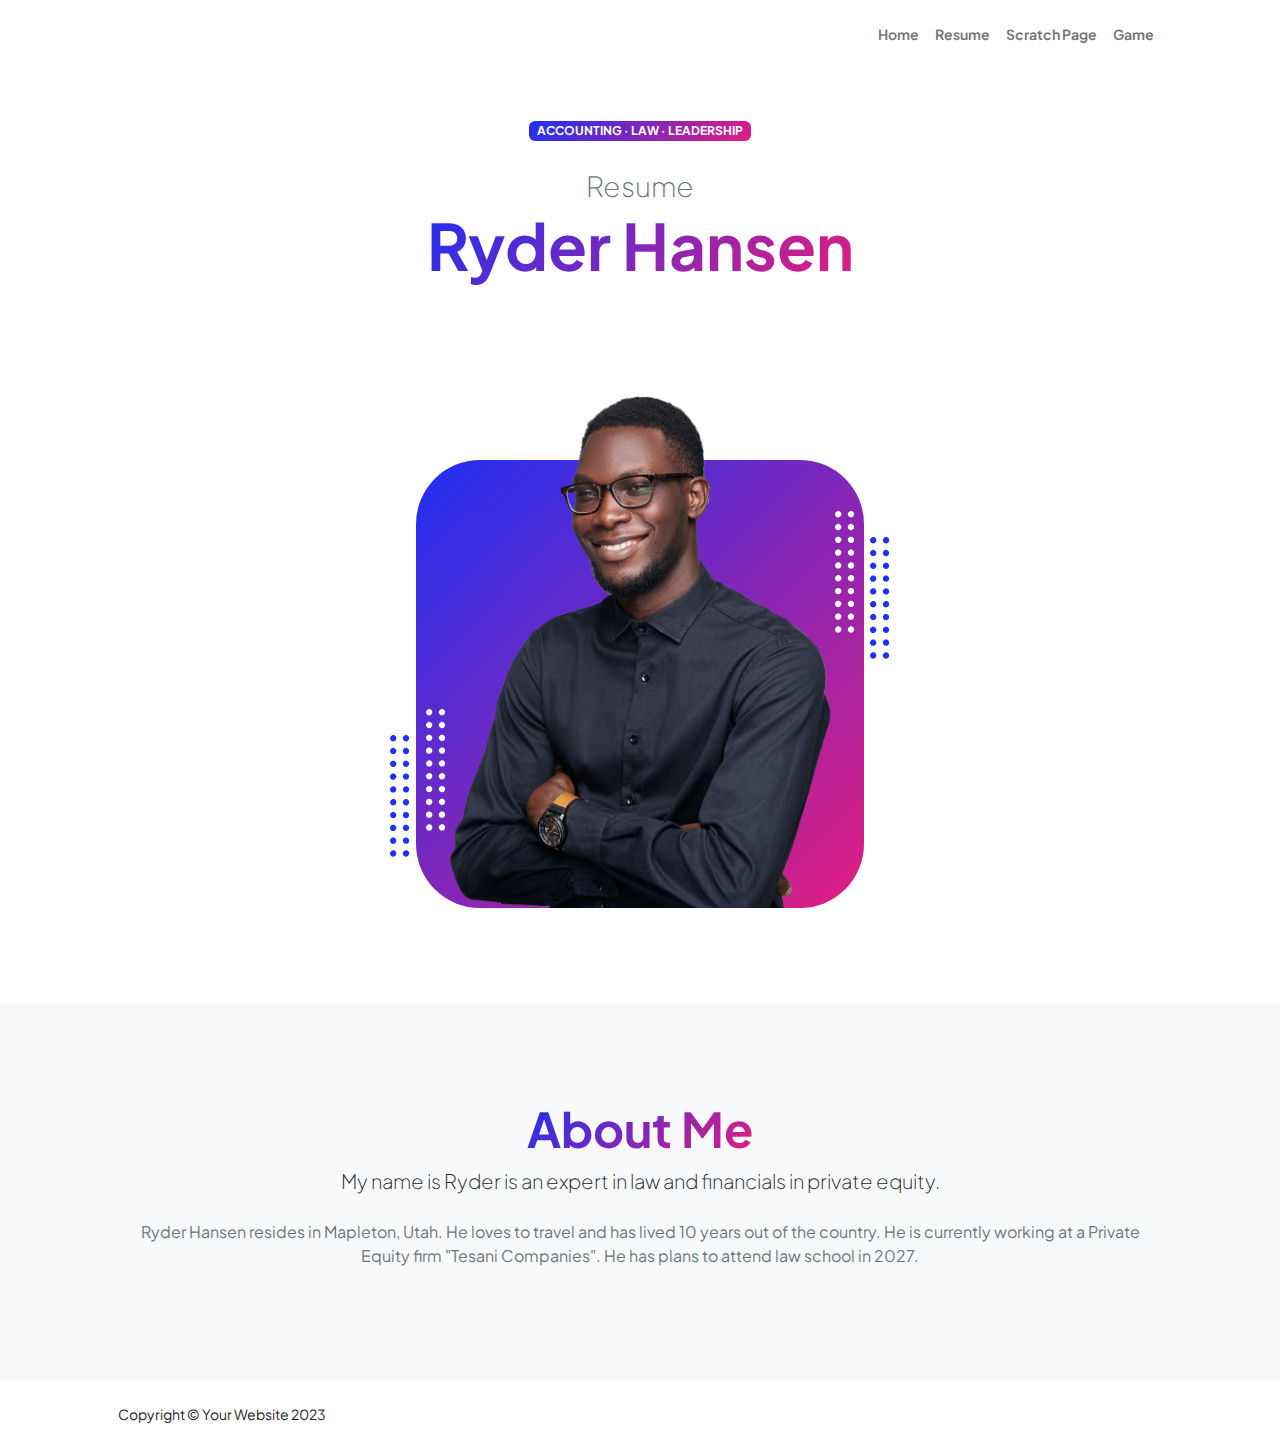
<file: index.html>
<!DOCTYPE html>
<html lang="en">
    <head>
        <meta charset="utf-8" />
        <meta name="viewport" content="width=device-width, initial-scale=1, shrink-to-fit=no" />
        <meta name="description" content="" />
        <meta name="author" content="" />
        <title>Personal - Start Boostrap Theme</title>
        <!-- Favicon-->
        <link rel="icon" type="image/x-icon" href="assets/favicon.ico" />
        <!-- Custom Google font-->
        <link rel="preconnect" href="https://fonts.googleapis.com" />
        <link rel="preconnect" href="https://fonts.gstatic.com" crossorigin />
        <link href="https://fonts.googleapis.com/css2?family=Plus+Jakarta+Sans:wght@100;200;300;400;500;600;700;800;900&amp;display=swap" rel="stylesheet" />
        <!-- Bootstrap icons-->
        <link href="https://cdn.jsdelivr.net/npm/bootstrap-icons@1.8.1/font/bootstrap-icons.css" rel="stylesheet" />
        <!-- Core theme CSS (includes Bootstrap)-->
        <link href="css/styles.css" rel="stylesheet" />
    </head>
    <body class="d-flex flex-column h-100">
        <main class="flex-shrink-0">
            <!-- Navigation-->
            <nav class="navbar navbar-expand-lg navbar-light bg-white py-3">
                <div class="container px-5">
        
                    <button class="navbar-toggler" type="button" data-bs-toggle="collapse" data-bs-target="#navbarSupportedContent" aria-controls="navbarSupportedContent" aria-expanded="false" aria-label="Toggle navigation"><span class="navbar-toggler-icon"></span></button>
                    <div class="collapse navbar-collapse" id="navbarSupportedContent">
                        <ul class="navbar-nav ms-auto mb-2 mb-lg-0 small fw-bolder">
                            <li class="nav-item"><a class="nav-link" href="index.html">Home</a></li>
                            <li class="nav-item"><a class="nav-link" href="resume.html">Resume</a></li>
                            <li class="nav-item"><a class="nav-link" href="projects.html">Scratch Page</a></li>
                            <li class="nav-item"><a class="nav-link" href="contact.html">Game</a></li>
                        </ul>
                    </div>
                </div>
            </nav>
            <!-- Header-->
            <header class="py-5">
                <div class="container px-5 pb-5">
                    <div class="row gx-5 align-items-center">
                        <div class="col-xxl-5">
                            <!-- Header text content-->
                            <div class="text-center text-xxl-start">
                                <div class="badge bg-gradient-primary-to-secondary text-white mb-4"><div class="text-uppercase">Accounting &middot; Law &middot; Leadership</div></div>
                                <div class="fs-3 fw-light text-muted">Resume</div>
                                <h1 class="display-3 fw-bolder mb-5"><span class="text-gradient d-inline">Ryder Hansen</span></h1>
                                <div class="d-grid gap-3 d-sm-flex justify-content-sm-center justify-content-xxl-start mb-3">
                               
                                </div>
                            </div>
                        </div>
                        <div class="col-xxl-7">
                            <!-- Header profile picture-->
                            <div class="d-flex justify-content-center mt-5 mt-xxl-0">
                                <div class="profile bg-gradient-primary-to-secondary">
                                    <!-- TIP: For best results, use a photo with a transparent background like the demo example below-->
                                    <!-- Watch a tutorial on how to do this on YouTube (link)-->
                                    <img class="profile-img" src="assets/profile.png" alt="..." />
                                    <div class="dots-1">
                                        <!-- SVG Dots-->
                                        <svg version="1.1" xmlns="http://www.w3.org/2000/svg" xmlns:xlink="http://www.w3.org/1999/xlink" x="0px" y="0px" viewBox="0 0 191.6 1215.4" style="enable-background: new 0 0 191.6 1215.4" xml:space="preserve">
                                            <g transform="translate(0.000000,1280.000000) scale(0.100000,-0.100000)">
                                                <path d="M227.7,12788.6c-105-35-200-141-222-248c-43-206,163-412,369-369c155,32,275,190,260,339c-11,105-90,213-190,262        C383.7,12801.6,289.7,12808.6,227.7,12788.6z"></path>
                                                <path d="M1507.7,12788.6c-151-50-253-216-222-362c25-119,136-230,254-255c194-41,395,142,375,339c-11,105-90,213-190,262        C1663.7,12801.6,1569.7,12808.6,1507.7,12788.6z"></path>
                                                <path d="M227.7,11508.6c-105-35-200-141-222-248c-43-206,163-412,369-369c155,32,275,190,260,339c-11,105-90,213-190,262        C383.7,11521.6,289.7,11528.6,227.7,11508.6z"></path>
                                                <path d="M1507.7,11508.6c-151-50-253-216-222-362c25-119,136-230,254-255c194-41,395,142,375,339c-11,105-90,213-190,262        C1663.7,11521.6,1569.7,11528.6,1507.7,11508.6z"></path>
                                                <path d="M227.7,10228.6c-105-35-200-141-222-248c-43-206,163-412,369-369c155,32,275,190,260,339c-11,105-90,213-190,262        C383.7,10241.6,289.7,10248.6,227.7,10228.6z"></path>
                                                <path d="M1507.7,10228.6c-105-35-200-141-222-248c-43-206,163-412,369-369c155,32,275,190,260,339c-11,105-90,213-190,262        C1663.7,10241.6,1569.7,10248.6,1507.7,10228.6z"></path>
                                                <path d="M227.7,8948.6c-105-35-200-141-222-248c-43-206,163-412,369-369c155,32,275,190,260,339c-11,105-90,213-190,262        C383.7,8961.6,289.7,8968.6,227.7,8948.6z"></path>
                                                <path d="M1507.7,8948.6c-105-35-200-141-222-248c-43-206,163-412,369-369c155,32,275,190,260,339c-11,105-90,213-190,262        C1663.7,8961.6,1569.7,8968.6,1507.7,8948.6z"></path>
                                                <path d="M227.7,7668.6c-105-35-200-141-222-248c-43-206,163-412,369-369c155,32,275,190,260,339c-11,105-90,213-190,262        C383.7,7681.6,289.7,7688.6,227.7,7668.6z"></path>
                                                <path d="M1507.7,7668.6c-105-35-200-141-222-248c-43-206,163-412,369-369c155,32,275,190,260,339c-11,105-90,213-190,262        C1663.7,7681.6,1569.7,7688.6,1507.7,7668.6z"></path>
                                                <path d="M227.7,6388.6c-105-35-200-141-222-248c-43-206,163-412,369-369c155,32,275,190,260,339c-11,105-90,213-190,262        C383.7,6401.6,289.7,6408.6,227.7,6388.6z"></path>
                                                <path d="M1507.7,6388.6c-105-35-200-141-222-248c-43-206,163-412,369-369c155,32,275,190,260,339c-11,105-90,213-190,262        C1663.7,6401.6,1569.7,6408.6,1507.7,6388.6z"></path>
                                                <path d="M227.7,5108.6c-105-35-200-141-222-248c-43-206,163-412,369-369c155,32,275,190,260,339c-11,105-90,213-190,262        C383.7,5121.6,289.7,5128.6,227.7,5108.6z"></path>
                                                <path d="M1507.7,5108.6c-105-35-200-141-222-248c-43-206,163-412,369-369c155,32,275,190,260,339c-11,105-90,213-190,262        C1663.7,5121.6,1569.7,5128.6,1507.7,5108.6z"></path>
                                                <path d="M227.7,3828.6c-105-35-200-141-222-248c-43-206,163-412,369-369c155,32,275,190,260,339c-11,105-90,213-190,262        C383.7,3841.6,289.7,3848.6,227.7,3828.6z"></path>
                                                <path d="M1507.7,3828.6c-105-35-200-141-222-248c-43-206,163-412,369-369c155,32,275,190,260,339c-11,105-90,213-190,262        C1663.7,3841.6,1569.7,3848.6,1507.7,3828.6z"></path>
                                                <path d="M227.7,2548.6c-105-35-200-141-222-248c-43-206,163-412,369-369c155,32,275,190,260,339c-11,105-90,213-190,262        C383.7,2561.6,289.7,2568.6,227.7,2548.6z"></path>
                                                <path d="M1507.7,2548.6c-105-35-200-141-222-248c-43-206,163-412,369-369c155,32,275,190,260,339c-11,105-90,213-190,262        C1663.7,2561.6,1569.7,2568.6,1507.7,2548.6z"></path>
                                                <path d="M227.7,1268.6c-105-35-200-141-222-248c-43-206,163-412,369-369c155,32,275,190,260,339c-11,105-90,213-190,262        C383.7,1281.6,289.7,1288.6,227.7,1268.6z"></path>
                                                <path d="M1507.7,1268.6c-105-35-200-141-222-248c-43-206,163-412,369-369c155,32,275,190,260,339c-11,105-90,213-190,262        C1663.7,1281.6,1569.7,1288.6,1507.7,1268.6z"></path>
                                            </g>
                                        </svg>
                                        <!-- END of SVG dots-->
                                    </div>
                                    <div class="dots-2">
                                        <!-- SVG Dots-->
                                        <svg version="1.1" xmlns="http://www.w3.org/2000/svg" xmlns:xlink="http://www.w3.org/1999/xlink" x="0px" y="0px" viewBox="0 0 191.6 1215.4" style="enable-background: new 0 0 191.6 1215.4" xml:space="preserve">
                                            <g transform="translate(0.000000,1280.000000) scale(0.100000,-0.100000)">
                                                <path d="M227.7,12788.6c-105-35-200-141-222-248c-43-206,163-412,369-369c155,32,275,190,260,339c-11,105-90,213-190,262        C383.7,12801.6,289.7,12808.6,227.7,12788.6z"></path>
                                                <path d="M1507.7,12788.6c-151-50-253-216-222-362c25-119,136-230,254-255c194-41,395,142,375,339c-11,105-90,213-190,262        C1663.7,12801.6,1569.7,12808.6,1507.7,12788.6z"></path>
                                                <path d="M227.7,11508.6c-105-35-200-141-222-248c-43-206,163-412,369-369c155,32,275,190,260,339c-11,105-90,213-190,262        C383.7,11521.6,289.7,11528.6,227.7,11508.6z"></path>
                                                <path d="M1507.7,11508.6c-151-50-253-216-222-362c25-119,136-230,254-255c194-41,395,142,375,339c-11,105-90,213-190,262        C1663.7,11521.6,1569.7,11528.6,1507.7,11508.6z"></path>
                                                <path d="M227.7,10228.6c-105-35-200-141-222-248c-43-206,163-412,369-369c155,32,275,190,260,339c-11,105-90,213-190,262        C383.7,10241.6,289.7,10248.6,227.7,10228.6z"></path>
                                                <path d="M1507.7,10228.6c-105-35-200-141-222-248c-43-206,163-412,369-369c155,32,275,190,260,339c-11,105-90,213-190,262        C1663.7,10241.6,1569.7,10248.6,1507.7,10228.6z"></path>
                                                <path d="M227.7,8948.6c-105-35-200-141-222-248c-43-206,163-412,369-369c155,32,275,190,260,339c-11,105-90,213-190,262        C383.7,8961.6,289.7,8968.6,227.7,8948.6z"></path>
                                                <path d="M1507.7,8948.6c-105-35-200-141-222-248c-43-206,163-412,369-369c155,32,275,190,260,339c-11,105-90,213-190,262        C1663.7,8961.6,1569.7,8968.6,1507.7,8948.6z"></path>
                                                <path d="M227.7,7668.6c-105-35-200-141-222-248c-43-206,163-412,369-369c155,32,275,190,260,339c-11,105-90,213-190,262        C383.7,7681.6,289.7,7688.6,227.7,7668.6z"></path>
                                                <path d="M1507.7,7668.6c-105-35-200-141-222-248c-43-206,163-412,369-369c155,32,275,190,260,339c-11,105-90,213-190,262        C1663.7,7681.6,1569.7,7688.6,1507.7,7668.6z"></path>
                                                <path d="M227.7,6388.6c-105-35-200-141-222-248c-43-206,163-412,369-369c155,32,275,190,260,339c-11,105-90,213-190,262        C383.7,6401.6,289.7,6408.6,227.7,6388.6z"></path>
                                                <path d="M1507.7,6388.6c-105-35-200-141-222-248c-43-206,163-412,369-369c155,32,275,190,260,339c-11,105-90,213-190,262        C1663.7,6401.6,1569.7,6408.6,1507.7,6388.6z"></path>
                                                <path d="M227.7,5108.6c-105-35-200-141-222-248c-43-206,163-412,369-369c155,32,275,190,260,339c-11,105-90,213-190,262        C383.7,5121.6,289.7,5128.6,227.7,5108.6z"></path>
                                                <path d="M1507.7,5108.6c-105-35-200-141-222-248c-43-206,163-412,369-369c155,32,275,190,260,339c-11,105-90,213-190,262        C1663.7,5121.6,1569.7,5128.6,1507.7,5108.6z"></path>
                                                <path d="M227.7,3828.6c-105-35-200-141-222-248c-43-206,163-412,369-369c155,32,275,190,260,339c-11,105-90,213-190,262        C383.7,3841.6,289.7,3848.6,227.7,3828.6z"></path>
                                                <path d="M1507.7,3828.6c-105-35-200-141-222-248c-43-206,163-412,369-369c155,32,275,190,260,339c-11,105-90,213-190,262        C1663.7,3841.6,1569.7,3848.6,1507.7,3828.6z"></path>
                                                <path d="M227.7,2548.6c-105-35-200-141-222-248c-43-206,163-412,369-369c155,32,275,190,260,339c-11,105-90,213-190,262        C383.7,2561.6,289.7,2568.6,227.7,2548.6z"></path>
                                                <path d="M1507.7,2548.6c-105-35-200-141-222-248c-43-206,163-412,369-369c155,32,275,190,260,339c-11,105-90,213-190,262        C1663.7,2561.6,1569.7,2568.6,1507.7,2548.6z"></path>
                                                <path d="M227.7,1268.6c-105-35-200-141-222-248c-43-206,163-412,369-369c155,32,275,190,260,339c-11,105-90,213-190,262        C383.7,1281.6,289.7,1288.6,227.7,1268.6z"></path>
                                                <path d="M1507.7,1268.6c-105-35-200-141-222-248c-43-206,163-412,369-369c155,32,275,190,260,339c-11,105-90,213-190,262        C1663.7,1281.6,1569.7,1288.6,1507.7,1268.6z"></path>
                                            </g>
                                        </svg>
                                        <!-- END of SVG dots-->
                                    </div>
                                    <div class="dots-3">
                                        <!-- SVG Dots-->
                                        <svg version="1.1" xmlns="http://www.w3.org/2000/svg" xmlns:xlink="http://www.w3.org/1999/xlink" x="0px" y="0px" viewBox="0 0 191.6 1215.4" style="enable-background: new 0 0 191.6 1215.4" xml:space="preserve">
                                            <g transform="translate(0.000000,1280.000000) scale(0.100000,-0.100000)">
                                                <path d="M227.7,12788.6c-105-35-200-141-222-248c-43-206,163-412,369-369c155,32,275,190,260,339c-11,105-90,213-190,262        C383.7,12801.6,289.7,12808.6,227.7,12788.6z"></path>
                                                <path d="M1507.7,12788.6c-151-50-253-216-222-362c25-119,136-230,254-255c194-41,395,142,375,339c-11,105-90,213-190,262        C1663.7,12801.6,1569.7,12808.6,1507.7,12788.6z"></path>
                                                <path d="M227.7,11508.6c-105-35-200-141-222-248c-43-206,163-412,369-369c155,32,275,190,260,339c-11,105-90,213-190,262        C383.7,11521.6,289.7,11528.6,227.7,11508.6z"></path>
                                                <path d="M1507.7,11508.6c-151-50-253-216-222-362c25-119,136-230,254-255c194-41,395,142,375,339c-11,105-90,213-190,262        C1663.7,11521.6,1569.7,11528.6,1507.7,11508.6z"></path>
                                                <path d="M227.7,10228.6c-105-35-200-141-222-248c-43-206,163-412,369-369c155,32,275,190,260,339c-11,105-90,213-190,262        C383.7,10241.6,289.7,10248.6,227.7,10228.6z"></path>
                                                <path d="M1507.7,10228.6c-105-35-200-141-222-248c-43-206,163-412,369-369c155,32,275,190,260,339c-11,105-90,213-190,262        C1663.7,10241.6,1569.7,10248.6,1507.7,10228.6z"></path>
                                                <path d="M227.7,8948.6c-105-35-200-141-222-248c-43-206,163-412,369-369c155,32,275,190,260,339c-11,105-90,213-190,262        C383.7,8961.6,289.7,8968.6,227.7,8948.6z"></path>
                                                <path d="M1507.7,8948.6c-105-35-200-141-222-248c-43-206,163-412,369-369c155,32,275,190,260,339c-11,105-90,213-190,262        C1663.7,8961.6,1569.7,8968.6,1507.7,8948.6z"></path>
                                                <path d="M227.7,7668.6c-105-35-200-141-222-248c-43-206,163-412,369-369c155,32,275,190,260,339c-11,105-90,213-190,262        C383.7,7681.6,289.7,7688.6,227.7,7668.6z"></path>
                                                <path d="M1507.7,7668.6c-105-35-200-141-222-248c-43-206,163-412,369-369c155,32,275,190,260,339c-11,105-90,213-190,262        C1663.7,7681.6,1569.7,7688.6,1507.7,7668.6z"></path>
                                                <path d="M227.7,6388.6c-105-35-200-141-222-248c-43-206,163-412,369-369c155,32,275,190,260,339c-11,105-90,213-190,262        C383.7,6401.6,289.7,6408.6,227.7,6388.6z"></path>
                                                <path d="M1507.7,6388.6c-105-35-200-141-222-248c-43-206,163-412,369-369c155,32,275,190,260,339c-11,105-90,213-190,262        C1663.7,6401.6,1569.7,6408.6,1507.7,6388.6z"></path>
                                                <path d="M227.7,5108.6c-105-35-200-141-222-248c-43-206,163-412,369-369c155,32,275,190,260,339c-11,105-90,213-190,262        C383.7,5121.6,289.7,5128.6,227.7,5108.6z"></path>
                                                <path d="M1507.7,5108.6c-105-35-200-141-222-248c-43-206,163-412,369-369c155,32,275,190,260,339c-11,105-90,213-190,262        C1663.7,5121.6,1569.7,5128.6,1507.7,5108.6z"></path>
                                                <path d="M227.7,3828.6c-105-35-200-141-222-248c-43-206,163-412,369-369c155,32,275,190,260,339c-11,105-90,213-190,262        C383.7,3841.6,289.7,3848.6,227.7,3828.6z"></path>
                                                <path d="M1507.7,3828.6c-105-35-200-141-222-248c-43-206,163-412,369-369c155,32,275,190,260,339c-11,105-90,213-190,262        C1663.7,3841.6,1569.7,3848.6,1507.7,3828.6z"></path>
                                                <path d="M227.7,2548.6c-105-35-200-141-222-248c-43-206,163-412,369-369c155,32,275,190,260,339c-11,105-90,213-190,262        C383.7,2561.6,289.7,2568.6,227.7,2548.6z"></path>
                                                <path d="M1507.7,2548.6c-105-35-200-141-222-248c-43-206,163-412,369-369c155,32,275,190,260,339c-11,105-90,213-190,262        C1663.7,2561.6,1569.7,2568.6,1507.7,2548.6z"></path>
                                                <path d="M227.7,1268.6c-105-35-200-141-222-248c-43-206,163-412,369-369c155,32,275,190,260,339c-11,105-90,213-190,262        C383.7,1281.6,289.7,1288.6,227.7,1268.6z"></path>
                                                <path d="M1507.7,1268.6c-105-35-200-141-222-248c-43-206,163-412,369-369c155,32,275,190,260,339c-11,105-90,213-190,262        C1663.7,1281.6,1569.7,1288.6,1507.7,1268.6z"></path>
                                            </g>
                                        </svg>
                                        <!-- END of SVG dots-->
                                    </div>
                                    <div class="dots-4">
                                        <!-- SVG Dots-->
                                        <svg version="1.1" xmlns="http://www.w3.org/2000/svg" xmlns:xlink="http://www.w3.org/1999/xlink" x="0px" y="0px" viewBox="0 0 191.6 1215.4" style="enable-background: new 0 0 191.6 1215.4" xml:space="preserve">
                                            <g transform="translate(0.000000,1280.000000) scale(0.100000,-0.100000)">
                                                <path d="M227.7,12788.6c-105-35-200-141-222-248c-43-206,163-412,369-369c155,32,275,190,260,339c-11,105-90,213-190,262        C383.7,12801.6,289.7,12808.6,227.7,12788.6z"></path>
                                                <path d="M1507.7,12788.6c-151-50-253-216-222-362c25-119,136-230,254-255c194-41,395,142,375,339c-11,105-90,213-190,262        C1663.7,12801.6,1569.7,12808.6,1507.7,12788.6z"></path>
                                                <path d="M227.7,11508.6c-105-35-200-141-222-248c-43-206,163-412,369-369c155,32,275,190,260,339c-11,105-90,213-190,262        C383.7,11521.6,289.7,11528.6,227.7,11508.6z"></path>
                                                <path d="M1507.7,11508.6c-151-50-253-216-222-362c25-119,136-230,254-255c194-41,395,142,375,339c-11,105-90,213-190,262        C1663.7,11521.6,1569.7,11528.6,1507.7,11508.6z"></path>
                                                <path d="M227.7,10228.6c-105-35-200-141-222-248c-43-206,163-412,369-369c155,32,275,190,260,339c-11,105-90,213-190,262        C383.7,10241.6,289.7,10248.6,227.7,10228.6z"></path>
                                                <path d="M1507.7,10228.6c-105-35-200-141-222-248c-43-206,163-412,369-369c155,32,275,190,260,339c-11,105-90,213-190,262        C1663.7,10241.6,1569.7,10248.6,1507.7,10228.6z"></path>
                                                <path d="M227.7,8948.6c-105-35-200-141-222-248c-43-206,163-412,369-369c155,32,275,190,260,339c-11,105-90,213-190,262        C383.7,8961.6,289.7,8968.6,227.7,8948.6z"></path>
                                                <path d="M1507.7,8948.6c-105-35-200-141-222-248c-43-206,163-412,369-369c155,32,275,190,260,339c-11,105-90,213-190,262        C1663.7,8961.6,1569.7,8968.6,1507.7,8948.6z"></path>
                                                <path d="M227.7,7668.6c-105-35-200-141-222-248c-43-206,163-412,369-369c155,32,275,190,260,339c-11,105-90,213-190,262        C383.7,7681.6,289.7,7688.6,227.7,7668.6z"></path>
                                                <path d="M1507.7,7668.6c-105-35-200-141-222-248c-43-206,163-412,369-369c155,32,275,190,260,339c-11,105-90,213-190,262        C1663.7,7681.6,1569.7,7688.6,1507.7,7668.6z"></path>
                                                <path d="M227.7,6388.6c-105-35-200-141-222-248c-43-206,163-412,369-369c155,32,275,190,260,339c-11,105-90,213-190,262        C383.7,6401.6,289.7,6408.6,227.7,6388.6z"></path>
                                                <path d="M1507.7,6388.6c-105-35-200-141-222-248c-43-206,163-412,369-369c155,32,275,190,260,339c-11,105-90,213-190,262        C1663.7,6401.6,1569.7,6408.6,1507.7,6388.6z"></path>
                                                <path d="M227.7,5108.6c-105-35-200-141-222-248c-43-206,163-412,369-369c155,32,275,190,260,339c-11,105-90,213-190,262        C383.7,5121.6,289.7,5128.6,227.7,5108.6z"></path>
                                                <path d="M1507.7,5108.6c-105-35-200-141-222-248c-43-206,163-412,369-369c155,32,275,190,260,339c-11,105-90,213-190,262        C1663.7,5121.6,1569.7,5128.6,1507.7,5108.6z"></path>
                                                <path d="M227.7,3828.6c-105-35-200-141-222-248c-43-206,163-412,369-369c155,32,275,190,260,339c-11,105-90,213-190,262        C383.7,3841.6,289.7,3848.6,227.7,3828.6z"></path>
                                                <path d="M1507.7,3828.6c-105-35-200-141-222-248c-43-206,163-412,369-369c155,32,275,190,260,339c-11,105-90,213-190,262        C1663.7,3841.6,1569.7,3848.6,1507.7,3828.6z"></path>
                                                <path d="M227.7,2548.6c-105-35-200-141-222-248c-43-206,163-412,369-369c155,32,275,190,260,339c-11,105-90,213-190,262        C383.7,2561.6,289.7,2568.6,227.7,2548.6z"></path>
                                                <path d="M1507.7,2548.6c-105-35-200-141-222-248c-43-206,163-412,369-369c155,32,275,190,260,339c-11,105-90,213-190,262        C1663.7,2561.6,1569.7,2568.6,1507.7,2548.6z"></path>
                                                <path d="M227.7,1268.6c-105-35-200-141-222-248c-43-206,163-412,369-369c155,32,275,190,260,339c-11,105-90,213-190,262        C383.7,1281.6,289.7,1288.6,227.7,1268.6z"></path>
                                                <path d="M1507.7,1268.6c-105-35-200-141-222-248c-43-206,163-412,369-369c155,32,275,190,260,339c-11,105-90,213-190,262        C1663.7,1281.6,1569.7,1288.6,1507.7,1268.6z"></path>
                                            </g>
                                        </svg>
                                        <!-- END of SVG dots-->
                                    </div>
                                </div>
                            </div>
                        </div>
                    </div>
                </div>
            </header>
            <!-- About Section-->
            <section class="bg-light py-5">
                <div class="container px-5">
                    <div class="row gx-5 justify-content-center">
                        <div class="col-xxl-8">
                            <div class="text-center my-5">
                                <h2 class="display-5 fw-bolder"><span class="text-gradient d-inline">About Me</span></h2>
                                <p class="lead fw-light mb-4">My name is Ryder is an expert in law and financials in private equity.</p>
                                <p class="text-muted">Ryder Hansen resides in Mapleton, Utah. He loves to travel and has lived 10 years out of the country. He is currently working at a Private Equity firm "Tesani Companies". He has plans to attend law school in 2027.</p>
                                <div class="d-flex justify-content-center fs-2 gap-4">
                                 
                                </div>
                            </div>
                        </div>
                    </div>
                </div>
            </section>
        </main>
        <!-- Footer-->
        <footer class="bg-white py-4 mt-auto">
            <div class="container px-5">
                <div class="row align-items-center justify-content-between flex-column flex-sm-row">
                    <div class="col-auto"><div class="small m-0">Copyright &copy; Your Website 2023</div></div>
                    <div class="col-auto">
                       
                    </div>
                </div>
            </div>
        </footer>
        <!-- Bootstrap core JS-->
        <script src="https://cdn.jsdelivr.net/npm/bootstrap@5.2.3/dist/js/bootstrap.bundle.min.js"></script>
        <!-- Core theme JS-->
        <script src="js/scripts.js"></script>
    </body>
</html>
</file>
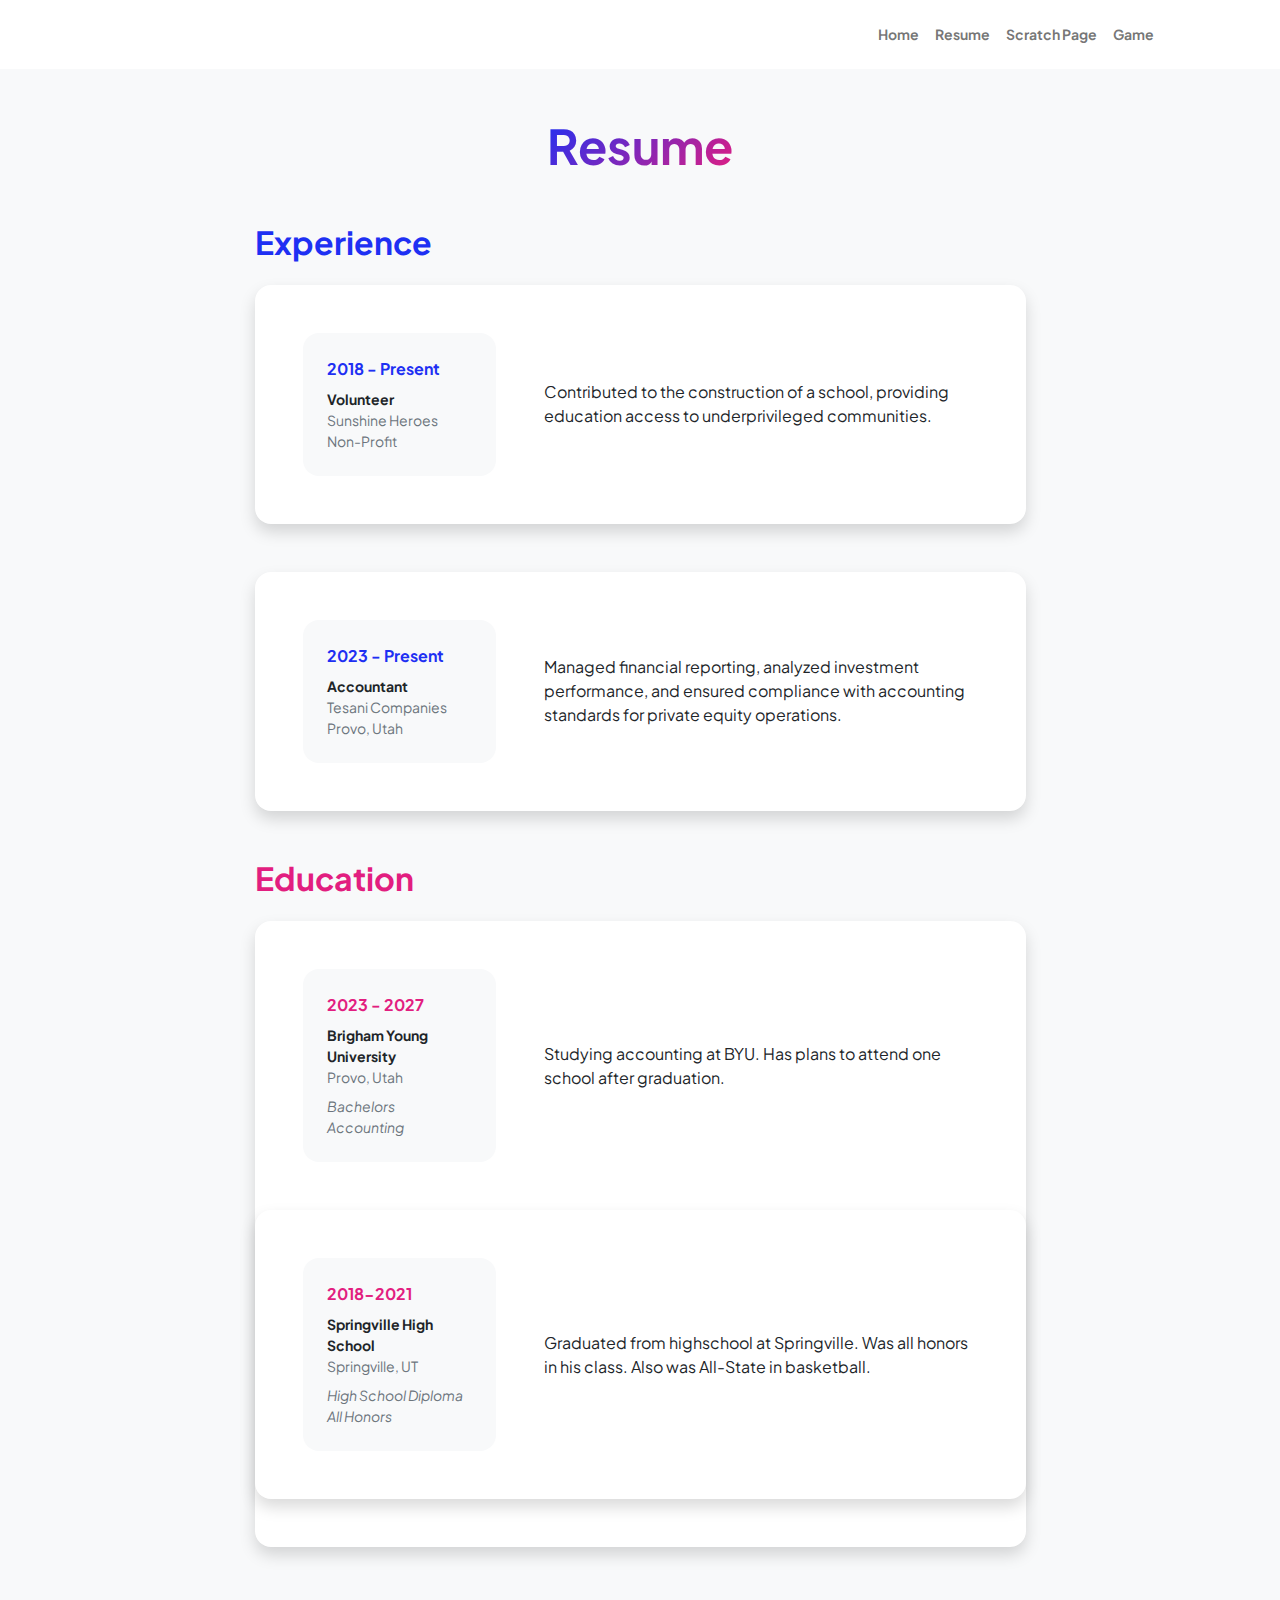
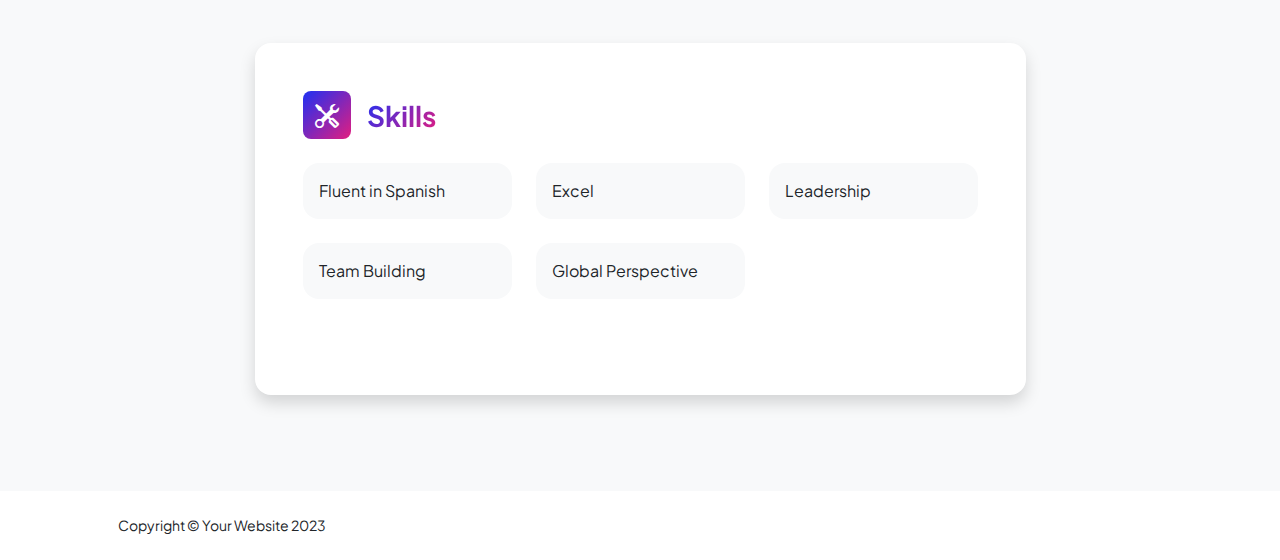
<file: resume.html>
<!DOCTYPE html>
<html lang="en">
    <head>
        <meta charset="utf-8" />
        <meta name="viewport" content="width=device-width, initial-scale=1, shrink-to-fit=no" />
        <meta name="description" content="" />
        <meta name="author" content="" />
        <title>Personal - Start Bootstrap Template</title>
        <!-- Favicon-->
        <link rel="icon" type="image/x-icon" href="assets/favicon.ico" />
        <!-- Custom Google font-->
        <link rel="preconnect" href="https://fonts.googleapis.com" />
        <link rel="preconnect" href="https://fonts.gstatic.com" crossorigin />
        <link href="https://fonts.googleapis.com/css2?family=Plus+Jakarta+Sans:wght@100;200;300;400;500;600;700;800;900&amp;display=swap" rel="stylesheet" />
        <!-- Bootstrap icons-->
        <link href="https://cdn.jsdelivr.net/npm/bootstrap-icons@1.8.1/font/bootstrap-icons.css" rel="stylesheet" />
        <!-- Core theme CSS (includes Bootstrap)-->
        <link href="css/styles.css" rel="stylesheet" />
    </head>
    <body class="d-flex flex-column h-100 bg-light">
        <main class="flex-shrink-0">
            <!-- Navigation-->
            <nav class="navbar navbar-expand-lg navbar-light bg-white py-3">
                <div class="container px-5">
                    
                    <button class="navbar-toggler" type="button" data-bs-toggle="collapse" data-bs-target="#navbarSupportedContent" aria-controls="navbarSupportedContent" aria-expanded="false" aria-label="Toggle navigation"><span class="navbar-toggler-icon"></span></button>
                    <div class="collapse navbar-collapse" id="navbarSupportedContent">
                        <ul class="navbar-nav ms-auto mb-2 mb-lg-0 small fw-bolder">
                            <li class="nav-item"><a class="nav-link" href="index.html">Home</a></li>
                            <li class="nav-item"><a class="nav-link" href="resume.html">Resume</a></li>
                            <li class="nav-item"><a class="nav-link" href="projects.html">Scratch Page</a></li>
                            <li class="nav-item"><a class="nav-link" href="contact.html">Game</a></li>
                        </ul>
                    </div>
                </div>
            </nav>
            <!-- Page Content-->
            <div class="container px-5 my-5">
                <div class="text-center mb-5">
                    <h1 class="display-5 fw-bolder mb-0"><span class="text-gradient d-inline">Resume</span></h1>
                </div>
                <div class="row gx-5 justify-content-center">
                    <div class="col-lg-11 col-xl-9 col-xxl-8">
                        <!-- Experience Section-->
                        <section>
                            <div class="d-flex align-items-center justify-content-between mb-4">
                                <h2 class="text-primary fw-bolder mb-0">Experience</h2>
                             
                            </div>
                            <!-- Experience Card 1-->
                            <div class="card shadow border-0 rounded-4 mb-5">
                                <div class="card-body p-5">
                                    <div class="row align-items-center gx-5">
                                        <div class="col text-center text-lg-start mb-4 mb-lg-0">
                                            <div class="bg-light p-4 rounded-4">
                                                <div class="text-primary fw-bolder mb-2">2018 - Present</div>
                                                <div class="small fw-bolder">Volunteer</div>
                                                <div class="small text-muted">Sunshine Heroes</div>
                                                <div class="small text-muted">Non-Profit</div>
                                            </div>
                                        </div>
                                        <div class="col-lg-8"><div>Contributed to the construction of a school, providing education access to underprivileged communities.</div></div>
                                    </div>
                                </div>
                            </div>
                            <!-- Experience Card 2-->
                            <div class="card shadow border-0 rounded-4 mb-5">
                                <div class="card-body p-5">
                                    <div class="row align-items-center gx-5">
                                        <div class="col text-center text-lg-start mb-4 mb-lg-0">
                                            <div class="bg-light p-4 rounded-4">
                                                <div class="text-primary fw-bolder mb-2">2023 - Present</div>
                                                <div class="small fw-bolder">Accountant</div>
                                                <div class="small text-muted">Tesani Companies</div>
                                                <div class="small text-muted">Provo, Utah</div>
                                            </div>
                                        </div>
                                        <div class="col-lg-8"><div>Managed financial reporting, analyzed investment performance, and ensured compliance with accounting standards for private equity operations.</div></div>
                                    </div>
                                </div>
                            </div>
                        </section>
                        <!-- Education Section-->
                        <section>
                            <h2 class="text-secondary fw-bolder mb-4">Education</h2>
                            <!-- Education Card 1-->
                            <div class="card shadow border-0 rounded-4 mb-5">
                                <div class="card-body p-5">
                                    <div class="row align-items-center gx-5">
                                        <div class="col text-center text-lg-start mb-4 mb-lg-0">
                                            <div class="bg-light p-4 rounded-4">
                                                <div class="text-secondary fw-bolder mb-2">2023 - 2027</div>
                                                <div class="mb-2">
                                                    <div class="small fw-bolder">Brigham Young University</div>
                                                    <div class="small text-muted">Provo, Utah</div>
                                                </div>
                                                <div class="fst-italic">
                                                    <div class="small text-muted">Bachelors</div>
                                                    <div class="small text-muted">Accounting</div>
                                                </div>
                                            </div>
                                        </div>
                                        <div class="col-lg-8"><div>Studying accounting at BYU. Has plans to attend one school after graduation.</div></div>
                                </div>
                            </div>
                            <!-- Education Card 2-->
                            <div class="card shadow border-0 rounded-4 mb-5">
                                <div class="card-body p-5">
                                    <div class="row align-items-center gx-5">
                                        <div class="col text-center text-lg-start mb-4 mb-lg-0">
                                            <div class="bg-light p-4 rounded-4">
                                                <div class="text-secondary fw-bolder mb-2">2018-2021</div>
                                                <div class="mb-2">
                                                    <div class="small fw-bolder">Springville High School</div>
                                                    <div class="small text-muted">Springville, UT</div>
                                                </div>
                                                <div class="fst-italic">
                                                    <div class="small text-muted">High School Diploma</div>
                                                    <div class="small text-muted">All Honors</div>
                                                </div>
                                            </div> 
                                        </div>
                                        <div class="col-lg-8"><div>Graduated from highschool at Springville. Was all honors in his class. Also was All-State in basketball.</div></div>
                                    </div>
                                </div>
                            </div>
                        </section>
                        <!-- Divider-->
                        <div class="pb-5"></div>
                        <!-- Skills Section-->
                        <section>
                            <!-- Skillset Card-->
                            <div class="card shadow border-0 rounded-4 mb-5">
                                <div class="card-body p-5">
                                    <!-- Professional skills list-->
                                    <div class="mb-5">
                                        <div class="d-flex align-items-center mb-4">
                                            <div class="feature bg-primary bg-gradient-primary-to-secondary text-white rounded-3 me-3"><i class="bi bi-tools"></i></div>
                                            <h3 class="fw-bolder mb-0"><span class="text-gradient d-inline">Skills</span></h3>
                                        </div>
                                        <div class="row row-cols-1 row-cols-md-3 mb-4">
                                            <div class="col mb-4 mb-md-0"><div class="d-flex align-items-center bg-light rounded-4 p-3 h-100">Fluent in Spanish</div></div>
                                            <div class="col mb-4 mb-md-0"><div class="d-flex align-items-center bg-light rounded-4 p-3 h-100">Excel</div></div>
                                            <div class="col"><div class="d-flex align-items-center bg-light rounded-4 p-3 h-100">Leadership</div></div>
                                        </div>
                                        <div class="row row-cols-1 row-cols-md-3">
                                            <div class="col mb-4 mb-md-0"><div class="d-flex align-items-center bg-light rounded-4 p-3 h-100">Team Building</div></div>
                                            <div class="col mb-4 mb-md-0"><div class="d-flex align-items-center bg-light rounded-4 p-3 h-100">Global Perspective</div></div>
                  
                                        </div>
                                    </div>
                                    <!-- Languages list-->
                                
                                    </div>
                                </div>
                            </div>
                        </section>
                    </div>
                </div>
            </div>
        </main>
        <!-- Footer-->
        <footer class="bg-white py-4 mt-auto">
            <div class="container px-5">
                <div class="row align-items-center justify-content-between flex-column flex-sm-row">
                    <div class="col-auto"><div class="small m-0">Copyright &copy; Your Website 2023</div></div>
                    <div class="col-auto">
                    
                    </div>
                </div>
            </div>
        </footer>
        <!-- Bootstrap core JS-->
        <script src="https://cdn.jsdelivr.net/npm/bootstrap@5.2.3/dist/js/bootstrap.bundle.min.js"></script>
        <!-- Core theme JS-->
        <script src="js/scripts.js"></script>
    </body>
</html>
</file>
